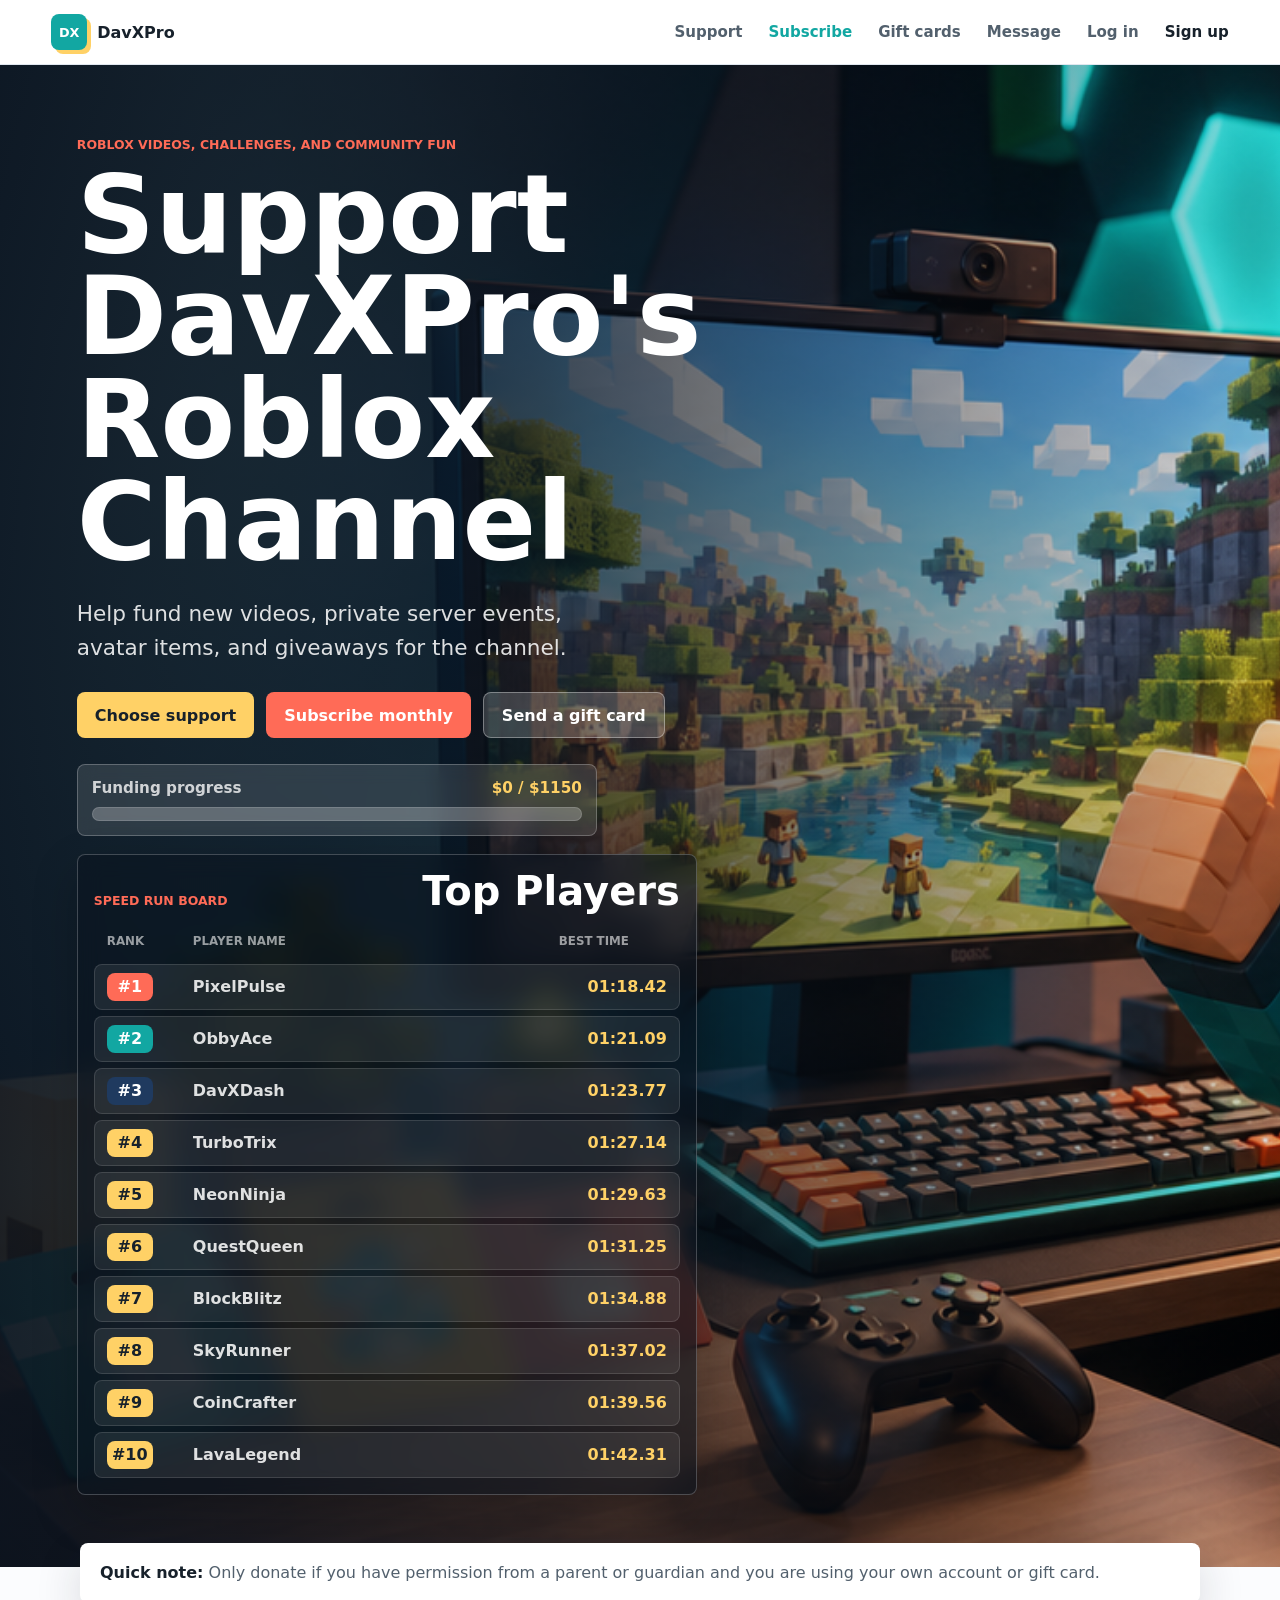
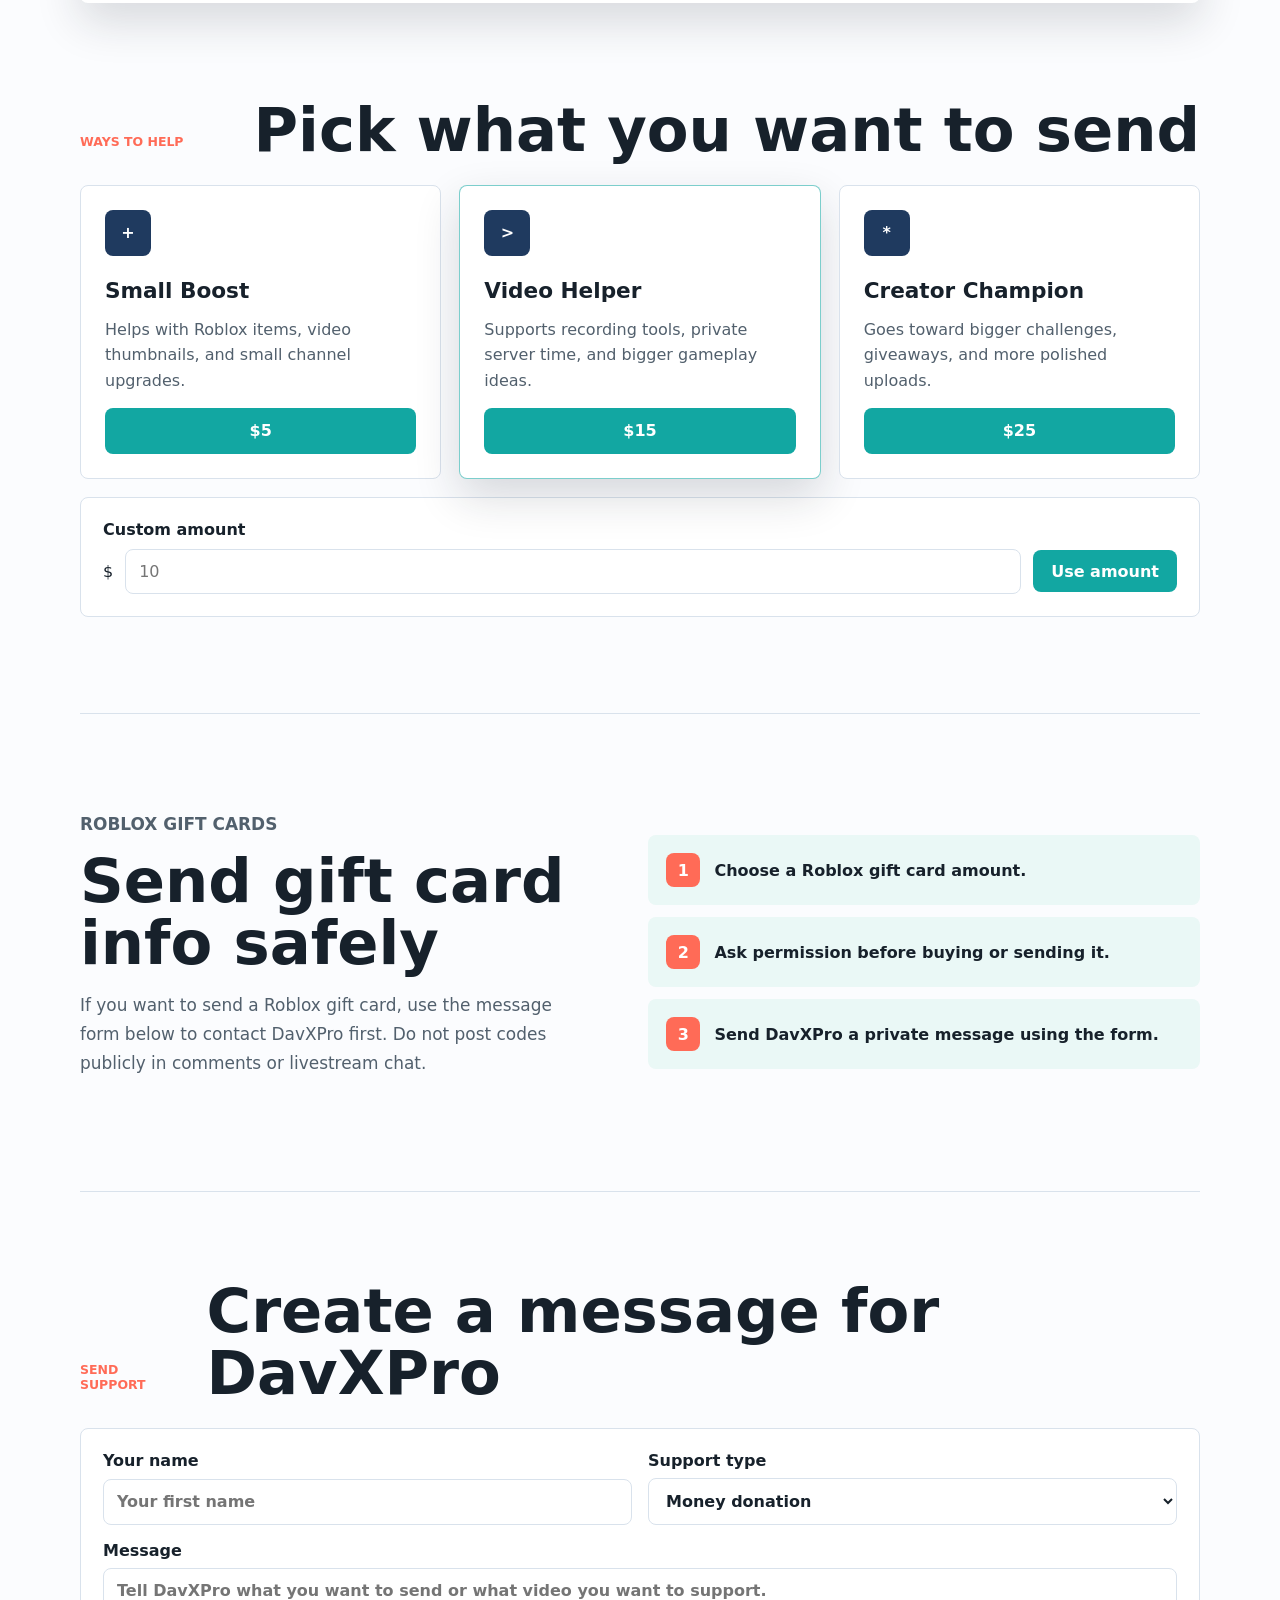
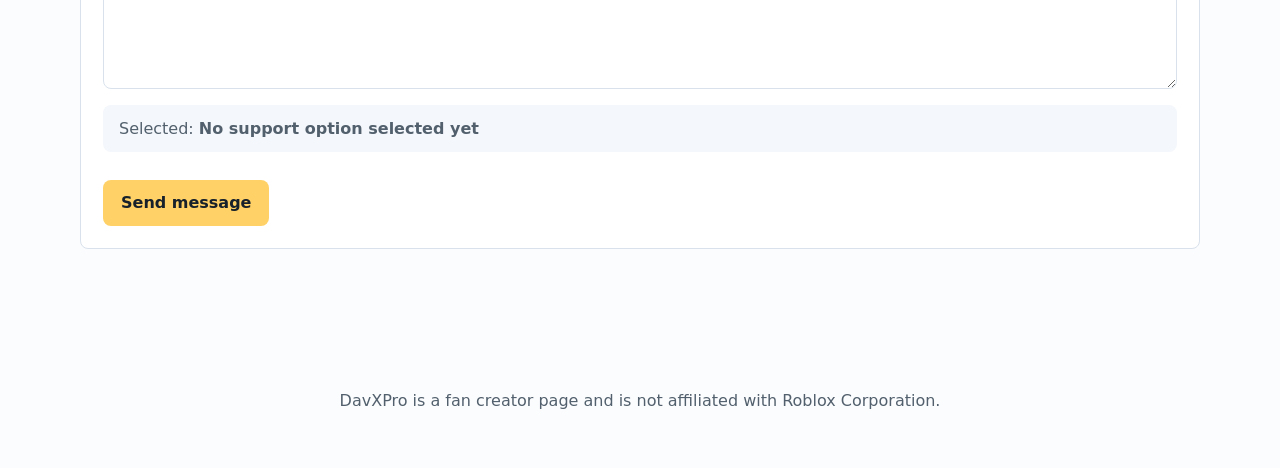
<file: index.html>
<!doctype html>
<html lang="en">
  <head>
    <meta charset="utf-8" />
    <meta name="viewport" content="width=device-width, initial-scale=1" />
    <title>Support DavXPro's Roblox Channel</title>
    <link rel="stylesheet" href="styles.css" />
  </head>
  <body>
    <header class="site-header">
      <a class="brand" href="#top" aria-label="DavXPro Roblox Channel home">
        <span class="brand-mark">DX</span>
        <span>DavXPro</span>
      </a>
      <button class="nav-toggle" type="button" aria-label="Open navigation" aria-expanded="false" aria-controls="mainNav">
        <span></span>
        <span></span>
        <span></span>
      </button>
      <nav id="mainNav" aria-label="Main navigation">
        <a href="#support">Support</a>
        <button class="nav-subscribe" type="button" data-open-subscribe>Subscribe</button>
        <a href="#gift-cards">Gift cards</a>
        <a href="#message">Message</a>
        <a href="login.html">Log in</a>
        <a class="nav-auth" href="signup.html">Sign up</a>
      </nav>
    </header>

    <main id="top">
      <section class="hero" aria-labelledby="hero-title">
        <img class="hero-art" src="assets/hero-gaming-support.png" alt="Colorful gaming setup for DavXPro's creator support page" />
        <div class="hero-overlay"></div>
        <div class="hero-content">
          <p class="eyebrow">Roblox videos, challenges, and community fun</p>
          <h1 id="hero-title">Support DavXPro's Roblox Channel</h1>
          <p class="hero-copy">
            Help fund new videos, private server events, avatar items, and giveaways for the channel.
          </p>
          <div class="hero-actions">
            <a class="button primary" href="#support">Choose support</a>
            <button class="button subscribe-trigger" type="button" data-open-subscribe>Subscribe monthly</button>
            <a class="button secondary" href="#gift-cards">Send a gift card</a>
          </div>
          <div class="funding-progress" aria-label="Donation progress: $0 raised of $1,150 goal">
            <div class="funding-progress-header">
              <span>Funding progress</span>
              <strong>$0 / $1150</strong>
            </div>
            <div class="progress-track" role="progressbar" aria-valuenow="0" aria-valuemin="0" aria-valuemax="1150" aria-label="$0 raised toward $1,150">
              <span class="progress-fill"></span>
            </div>
          </div>

          <section class="leaderboard" aria-labelledby="leaderboard-title">
            <div class="leaderboard-heading">
              <p class="eyebrow">Speed run board</p>
              <h2 id="leaderboard-title">Top Players</h2>
            </div>

            <div class="leaderboard-table" role="table" aria-label="Top 10 players by best time">
              <div class="leaderboard-row leaderboard-header" role="row">
                <span role="columnheader">Rank</span>
                <span role="columnheader">Player Name</span>
                <span role="columnheader">Best Time</span>
              </div>

              <div class="leaderboard-row" role="row">
                <span class="rank" role="cell">#1</span>
                <span class="player-name" role="cell">PixelPulse</span>
                <span class="best-time" role="cell">01:18.42</span>
              </div>
              <div class="leaderboard-row" role="row">
                <span class="rank" role="cell">#2</span>
                <span class="player-name" role="cell">ObbyAce</span>
                <span class="best-time" role="cell">01:21.09</span>
              </div>
              <div class="leaderboard-row" role="row">
                <span class="rank" role="cell">#3</span>
                <span class="player-name" role="cell">DavXDash</span>
                <span class="best-time" role="cell">01:23.77</span>
              </div>
              <div class="leaderboard-row" role="row">
                <span class="rank" role="cell">#4</span>
                <span class="player-name" role="cell">TurboTrix</span>
                <span class="best-time" role="cell">01:27.14</span>
              </div>
              <div class="leaderboard-row" role="row">
                <span class="rank" role="cell">#5</span>
                <span class="player-name" role="cell">NeonNinja</span>
                <span class="best-time" role="cell">01:29.63</span>
              </div>
              <div class="leaderboard-row" role="row">
                <span class="rank" role="cell">#6</span>
                <span class="player-name" role="cell">QuestQueen</span>
                <span class="best-time" role="cell">01:31.25</span>
              </div>
              <div class="leaderboard-row" role="row">
                <span class="rank" role="cell">#7</span>
                <span class="player-name" role="cell">BlockBlitz</span>
                <span class="best-time" role="cell">01:34.88</span>
              </div>
              <div class="leaderboard-row" role="row">
                <span class="rank" role="cell">#8</span>
                <span class="player-name" role="cell">SkyRunner</span>
                <span class="best-time" role="cell">01:37.02</span>
              </div>
              <div class="leaderboard-row" role="row">
                <span class="rank" role="cell">#9</span>
                <span class="player-name" role="cell">CoinCrafter</span>
                <span class="best-time" role="cell">01:39.56</span>
              </div>
              <div class="leaderboard-row" role="row">
                <span class="rank" role="cell">#10</span>
                <span class="player-name" role="cell">LavaLegend</span>
                <span class="best-time" role="cell">01:42.31</span>
              </div>
            </div>
          </section>
        </div>
      </section>

      <section class="notice" aria-label="Donation safety note">
        <strong>Quick note:</strong> Only donate if you have permission from a parent or guardian and you are using your own account or gift card.
      </section>

      <section class="section" id="support" aria-labelledby="support-title">
        <div class="section-heading">
          <p class="eyebrow">Ways to help</p>
          <h2 id="support-title">Pick what you want to send</h2>
        </div>

        <div class="support-grid">
          <article class="support-card" data-support="Small boost" data-amount="$5">
            <div class="card-icon">+</div>
            <h3>Small Boost</h3>
            <p>Helps with Roblox items, video thumbnails, and small channel upgrades.</p>
            <button class="select-support" type="button">$5</button>
          </article>

          <article class="support-card featured" data-support="Video helper" data-amount="$15">
            <div class="card-icon">></div>
            <h3>Video Helper</h3>
            <p>Supports recording tools, private server time, and bigger gameplay ideas.</p>
            <button class="select-support" type="button">$15</button>
          </article>

          <article class="support-card" data-support="Creator champion" data-amount="$25">
            <div class="card-icon">*</div>
            <h3>Creator Champion</h3>
            <p>Goes toward bigger challenges, giveaways, and more polished uploads.</p>
            <button class="select-support" type="button">$25</button>
          </article>
        </div>

        <div class="custom-panel">
          <label for="customAmount">Custom amount</label>
          <div class="custom-row">
            <span>$</span>
            <input id="customAmount" type="number" min="1" max="500" step="1" placeholder="10" />
            <button id="customButton" class="button compact" type="button">Use amount</button>
          </div>
        </div>
      </section>

      <section class="split-section" id="gift-cards" aria-labelledby="gift-card-title">
        <div>
          <p class="eyebrow">Roblox gift cards</p>
          <h2 id="gift-card-title">Send gift card info safely</h2>
          <p>
            If you want to send a Roblox gift card, use the message form below to contact DavXPro first.
            Do not post codes publicly in comments or livestream chat.
          </p>
        </div>
        <div class="steps" aria-label="Gift card steps">
          <div class="step"><span>1</span> Choose a Roblox gift card amount.</div>
          <div class="step"><span>2</span> Ask permission before buying or sending it.</div>
          <div class="step"><span>3</span> Send DavXPro a private message using the form.</div>
        </div>
      </section>

      <section class="section message-section" id="message" aria-labelledby="message-title">
        <div class="section-heading">
          <p class="eyebrow">Send support</p>
          <h2 id="message-title">Create a message for DavXPro</h2>
        </div>

        <form class="message-form" id="supportForm" method="POST">
          <input type="hidden" name="_subject" value="Support for DavXPro" />
          <input type="hidden" name="_captcha" value="false" />
          <input type="hidden" name="_template" value="table" />
          <input type="hidden" id="selectedOptionInput" name="Selected option" value="No support option selected yet" />
          <div class="form-grid">
            <label>
              Your name
              <input id="supporterName" name="supporterName" autocomplete="name" placeholder="Your first name" required />
            </label>
            <label>
              Support type
              <select id="supportType" name="supportType">
                <option>Money donation</option>
                <option>Subscription packet</option>
                <option>Roblox gift card</option>
                <option>Video idea</option>
                <option>Collab or shoutout request</option>
              </select>
            </label>
          </div>

          <label>
            Message
            <textarea id="supportMessage" name="supportMessage" rows="5" placeholder="Tell DavXPro what you want to send or what video you want to support." required></textarea>
          </label>

          <div class="selected-box" id="selectedBox" aria-live="polite">
            Selected: <strong>No support option selected yet</strong>
          </div>

          <div class="form-actions">
            <button class="button primary" type="submit">Send message</button>
            <button class="button secondary" id="copyMessage" type="button">Copy message</button>
          </div>
        </form>
      </section>
    </main>

    <footer>
      <p>DavXPro is a fan creator page and is not affiliated with Roblox Corporation.</p>
    </footer>

    <div class="subscribe-modal" id="subscribeModal" aria-hidden="true">
      <div class="modal-backdrop" data-close-subscribe></div>
      <section class="subscribe-panel" role="dialog" aria-modal="true" aria-labelledby="subscribe-title">
        <button class="modal-close" type="button" aria-label="Close subscribe options" data-close-subscribe>x</button>
        <p class="eyebrow">Subscribe</p>
        <h2 id="subscribe-title">Choose a support plan</h2>
        <p class="subscribe-copy">
          Pick a recurring option. Each plan shows the monthly price and about what it costs per week.
        </p>

        <div class="plan-grid" id="subscriptionPlans" aria-label="Subscription options">
          <button class="plan-card" type="button" data-plan="Plus" data-monthly="$20/month" data-weekly="$5/week">
            <span class="plan-name">Plus</span>
            <span class="plan-price">$20 <small>/ month</small></span>
            <span class="plan-weekly">$5 per week</span>
            <span class="plan-action">See packet</span>
          </button>

          <button class="plan-card premium" type="button" data-plan="Premium" data-monthly="$50/month" data-weekly="$12.50/week">
            <span class="plan-name">Premium</span>
            <span class="plan-price">$50 <small>/ month</small></span>
            <span class="plan-weekly">$12.50 per week</span>
            <span class="plan-action">See packet</span>
          </button>

          <button class="plan-card" type="button" data-plan="Pro" data-monthly="$100/month" data-weekly="$25/week">
            <span class="plan-name">Pro</span>
            <span class="plan-price">$100 <small>/ month</small></span>
            <span class="plan-weekly">$25 per week</span>
            <span class="plan-action">See packet</span>
          </button>

          <button class="plan-card" type="button" data-plan="Champion" data-monthly="$150/month" data-weekly="$37.50/week">
            <span class="plan-name">Champion</span>
            <span class="plan-price">$150 <small>/ month</small></span>
            <span class="plan-weekly">$37.50 per week</span>
            <span class="plan-action">See packet</span>
          </button>

          <button class="plan-card top-plan" type="button" data-plan="Legend" data-monthly="$200/month" data-weekly="$50/week">
            <span class="plan-name">Legend</span>
            <span class="plan-price">$200 <small>/ month</small></span>
            <span class="plan-weekly">$50 per week</span>
            <span class="plan-action">See packet</span>
          </button>
        </div>

        <section class="packet-detail" id="packetDetail" aria-live="polite" hidden>
          <div>
            <p class="packet-kicker">Packet details</p>
            <h3 id="packetTitle">Plus packet</h3>
            <p id="packetPrice" class="packet-price">$20/month or $5/week</p>
          </div>
          <ul id="packetBenefits"></ul>
          <div class="packet-actions">
            <button class="button compact" type="button" id="choosePacket">Choose this packet</button>
            <button class="button ghost" type="button" id="hidePacket">Back to packets</button>
          </div>
        </section>

        <p class="subscribe-note">Ask a parent or guardian before starting any subscription.</p>
      </section>
    </div>

    <script src="script.js"></script>
  </body>
</html>
</file>
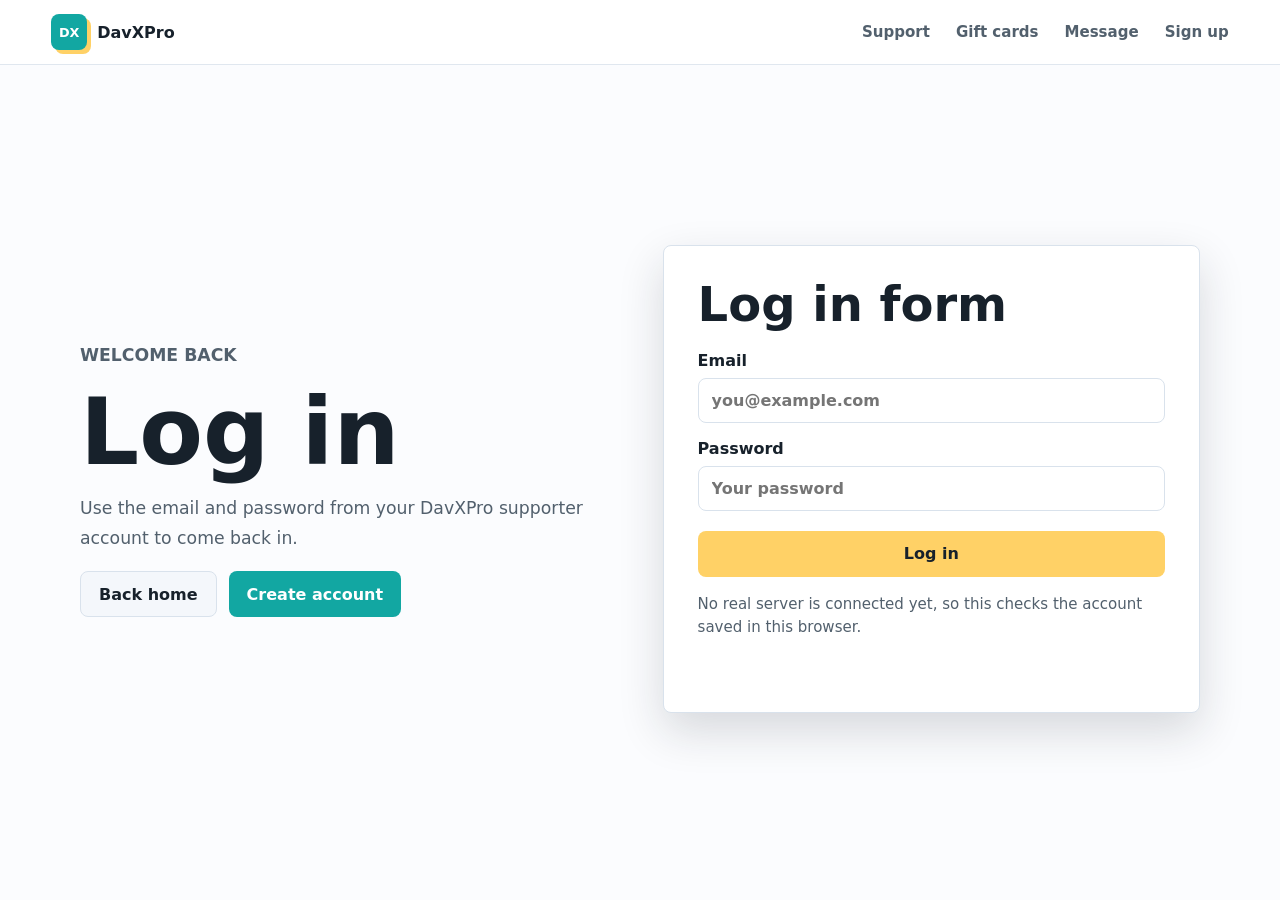
<file: login.html>
<!doctype html>
<html lang="en">
  <head>
    <meta charset="utf-8" />
    <meta name="viewport" content="width=device-width, initial-scale=1" />
    <title>Log In | DavXPro</title>
    <link rel="stylesheet" href="styles.css" />
  </head>
  <body>
    <header class="site-header">
      <a class="brand" href="index.html" aria-label="DavXPro Roblox Channel home">
        <span class="brand-mark">DX</span>
        <span>DavXPro</span>
      </a>
      <button class="nav-toggle" type="button" aria-label="Open navigation" aria-expanded="false" aria-controls="mainNav">
        <span></span>
        <span></span>
        <span></span>
      </button>
      <nav id="mainNav" aria-label="Main navigation">
        <a href="index.html#support">Support</a>
        <a href="index.html#gift-cards">Gift cards</a>
        <a href="index.html#message">Message</a>
        <a href="signup.html">Sign up</a>
      </nav>
    </header>

    <main class="auth-main">
      <section class="auth-intro" aria-labelledby="login-title">
        <p class="eyebrow">Welcome back</p>
        <h1 id="login-title">Log in</h1>
        <p>
          Use the email and password from your DavXPro supporter account to come back in.
        </p>
        <div class="auth-links">
          <a class="button secondary" href="index.html">Back home</a>
          <a class="button compact" href="signup.html">Create account</a>
        </div>
      </section>

      <section class="auth-panel" aria-labelledby="login-form-title">
        <h2 id="login-form-title">Log in form</h2>
        <form class="auth-form" id="loginForm">
          <label>
            Email
            <input name="email" type="email" autocomplete="email" placeholder="you@example.com" required />
          </label>
          <label>
            Password
            <input name="password" type="password" autocomplete="current-password" placeholder="Your password" required />
          </label>
          <button class="button primary" type="submit">Log in</button>
          <p class="form-note">No real server is connected yet, so this checks the account saved in this browser.</p>
          <p class="auth-result" id="authResult" aria-live="polite"></p>
        </form>
      </section>
    </main>

    <script src="script.js"></script>
  </body>
</html>
</file>
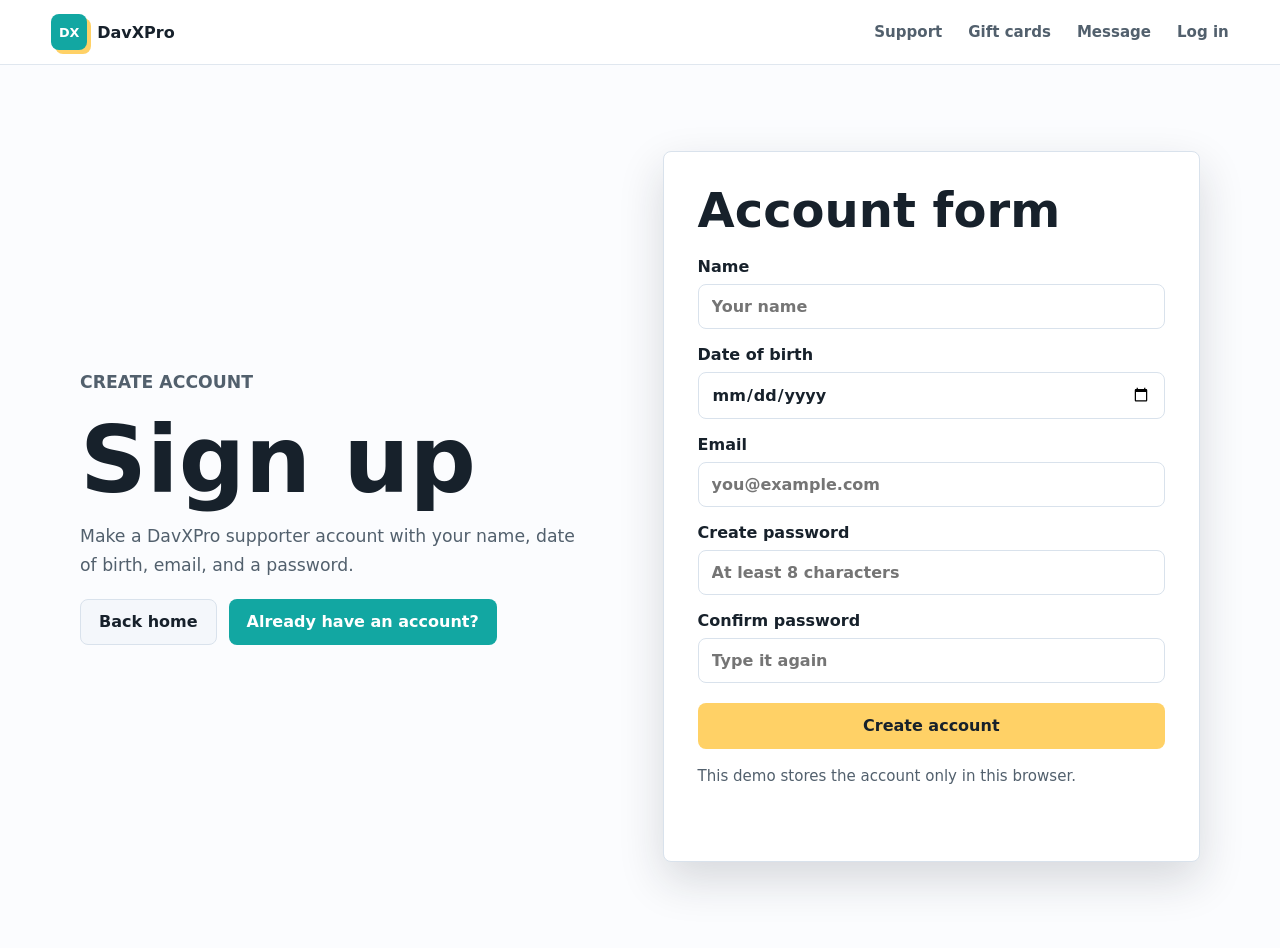
<file: signup.html>
<!doctype html>
<html lang="en">
  <head>
    <meta charset="utf-8" />
    <meta name="viewport" content="width=device-width, initial-scale=1" />
    <title>Sign Up | DavXPro</title>
    <link rel="stylesheet" href="styles.css" />
  </head>
  <body>
    <header class="site-header">
      <a class="brand" href="index.html" aria-label="DavXPro Roblox Channel home">
        <span class="brand-mark">DX</span>
        <span>DavXPro</span>
      </a>
      <button class="nav-toggle" type="button" aria-label="Open navigation" aria-expanded="false" aria-controls="mainNav">
        <span></span>
        <span></span>
        <span></span>
      </button>
      <nav id="mainNav" aria-label="Main navigation">
        <a href="index.html#support">Support</a>
        <a href="index.html#gift-cards">Gift cards</a>
        <a href="index.html#message">Message</a>
        <a href="login.html">Log in</a>
      </nav>
    </header>

    <main class="auth-main">
      <section class="auth-intro" aria-labelledby="signup-title">
        <p class="eyebrow">Create account</p>
        <h1 id="signup-title">Sign up</h1>
        <p>
          Make a DavXPro supporter account with your name, date of birth, email, and a password.
        </p>
        <div class="auth-links">
          <a class="button secondary" href="index.html">Back home</a>
          <a class="button compact" href="login.html">Already have an account?</a>
        </div>
      </section>

      <section class="auth-panel" aria-labelledby="signup-form-title">
        <h2 id="signup-form-title">Account form</h2>
        <form class="auth-form" id="signupForm">
          <label>
            Name
            <input name="name" autocomplete="name" placeholder="Your name" required />
          </label>
          <label>
            Date of birth
            <input name="dateOfBirth" type="date" autocomplete="bday" required />
          </label>
          <label>
            Email
            <input name="email" type="email" autocomplete="email" placeholder="you@example.com" required />
          </label>
          <label>
            Create password
            <input name="password" type="password" autocomplete="new-password" minlength="8" placeholder="At least 8 characters" required />
          </label>
          <label>
            Confirm password
            <input name="confirmPassword" type="password" autocomplete="new-password" minlength="8" placeholder="Type it again" required />
          </label>
          <button class="button primary" type="submit">Create account</button>
          <p class="form-note">This demo stores the account only in this browser.</p>
          <p class="auth-result" id="authResult" aria-live="polite"></p>
        </form>
      </section>
    </main>

    <script src="script.js"></script>
  </body>
</html>
</file>
<file: styles.css>
:root {
  --ink: #17212b;
  --muted: #52606d;
  --line: #d9e2ec;
  --paper: #fbfcfe;
  --white: #ffffff;
  --teal: #12a7a2;
  --coral: #ff6b57;
  --yellow: #ffd166;
  --navy: #1f3a5f;
  --shadow: 0 18px 45px rgba(23, 33, 43, 0.16);
}

* {
  box-sizing: border-box;
}

html {
  scroll-behavior: smooth;
}

body {
  margin: 0;
  font-family: Inter, system-ui, -apple-system, BlinkMacSystemFont, "Segoe UI", sans-serif;
  color: var(--ink);
  background: var(--paper);
}

a {
  color: inherit;
}

.site-header {
  position: sticky;
  top: 0;
  z-index: 20;
  display: flex;
  align-items: center;
  justify-content: space-between;
  gap: 24px;
  padding: 14px clamp(18px, 4vw, 52px);
  background: rgba(255, 255, 255, 0.9);
  border-bottom: 1px solid rgba(217, 226, 236, 0.8);
  backdrop-filter: blur(14px);
}

.brand {
  position: relative;
  z-index: 22;
  display: inline-flex;
  align-items: center;
  gap: 10px;
  font-weight: 800;
  text-decoration: none;
}

.brand-mark {
  display: grid;
  place-items: center;
  width: 36px;
  height: 36px;
  border-radius: 8px;
  color: var(--white);
  background: var(--teal);
  box-shadow: 4px 4px 0 var(--yellow);
  font-size: 0.8rem;
}

nav {
  display: flex;
  align-items: center;
  gap: clamp(12px, 3vw, 26px);
  color: var(--muted);
  font-size: 0.94rem;
  font-weight: 700;
}

.nav-toggle {
  display: none;
  position: relative;
  z-index: 22;
  width: 44px;
  height: 44px;
  border: 1px solid var(--line);
  border-radius: 8px;
  background: var(--white);
  cursor: pointer;
}

.nav-toggle span {
  display: block;
  width: 20px;
  height: 2px;
  margin: 5px auto;
  border-radius: 999px;
  background: var(--ink);
  transition: transform 180ms ease, opacity 180ms ease;
}

.site-header.nav-open .nav-toggle span:nth-child(1) {
  transform: translateY(7px) rotate(45deg);
}

.site-header.nav-open .nav-toggle span:nth-child(2) {
  opacity: 0;
}

.site-header.nav-open .nav-toggle span:nth-child(3) {
  transform: translateY(-7px) rotate(-45deg);
}

.nav-subscribe,
nav a {
  border: 0;
  padding: 0;
  color: inherit;
  background: transparent;
  font: inherit;
  text-decoration: none;
  cursor: pointer;
}

.nav-subscribe {
  color: var(--teal);
}

.nav-auth {
  color: var(--ink);
}

.hero {
  position: relative;
  min-height: min(720px, 86vh);
  display: grid;
  align-items: center;
  overflow: hidden;
}

.hero-art,
.hero-overlay {
  position: absolute;
  inset: 0;
  width: 100%;
  height: 100%;
}

.hero-art {
  object-fit: cover;
}

.hero-overlay {
  background: linear-gradient(90deg, rgba(10, 19, 31, 0.92) 0%, rgba(10, 19, 31, 0.72) 42%, rgba(10, 19, 31, 0.12) 100%);
}

.hero-content {
  position: relative;
  width: min(680px, calc(100% - 36px));
  margin-left: clamp(18px, 6vw, 80px);
  color: var(--white);
  padding-block: 72px;
}

.eyebrow {
  margin: 0 0 12px;
  color: var(--coral);
  font-size: 0.78rem;
  font-weight: 800;
  letter-spacing: 0;
  text-transform: uppercase;
}

.hero h1 {
  margin: 0;
  max-width: 12ch;
  font-size: clamp(3rem, 9vw, 6.8rem);
  line-height: 0.94;
  letter-spacing: 0;
}

.hero-copy {
  max-width: 560px;
  margin: 24px 0 0;
  color: rgba(255, 255, 255, 0.86);
  font-size: clamp(1.05rem, 2.2vw, 1.35rem);
  line-height: 1.55;
}

.hero-actions,
.form-actions {
  display: flex;
  flex-wrap: wrap;
  gap: 12px;
  margin-top: 28px;
}

.funding-progress {
  width: min(520px, 100%);
  margin-top: 26px;
  padding: 14px;
  border: 1px solid rgba(255, 255, 255, 0.24);
  border-radius: 8px;
  background: rgba(255, 255, 255, 0.12);
  backdrop-filter: blur(10px);
}

.funding-progress-header {
  display: flex;
  align-items: center;
  justify-content: space-between;
  gap: 14px;
  margin-bottom: 10px;
  font-size: 0.95rem;
  font-weight: 800;
}

.funding-progress-header span {
  color: rgba(255, 255, 255, 0.78);
}

.funding-progress-header strong {
  color: var(--yellow);
  white-space: nowrap;
}

.progress-track {
  height: 14px;
  overflow: hidden;
  border-radius: 999px;
  background: rgba(255, 255, 255, 0.24);
  box-shadow: inset 0 0 0 1px rgba(255, 255, 255, 0.14);
}

.progress-fill {
  display: block;
  width: 0%;
  height: 100%;
  border-radius: inherit;
  background: linear-gradient(90deg, var(--yellow), var(--coral));
}

.leaderboard {
  width: min(620px, 100%);
  margin-top: 18px;
  padding: 16px;
  border: 1px solid rgba(255, 255, 255, 0.22);
  border-radius: 8px;
  background: rgba(10, 19, 31, 0.54);
  box-shadow: 0 18px 45px rgba(0, 0, 0, 0.22);
  backdrop-filter: blur(12px);
}

.leaderboard-heading {
  display: flex;
  align-items: end;
  justify-content: space-between;
  gap: 16px;
  margin-bottom: 12px;
}

.leaderboard-heading .eyebrow {
  margin-bottom: 4px;
}

.leaderboard h2 {
  color: var(--white);
  font-size: clamp(1.7rem, 4vw, 2.5rem);
}

.leaderboard-table {
  display: grid;
  gap: 6px;
}

.leaderboard-row {
  display: grid;
  grid-template-columns: 74px minmax(0, 1fr) 108px;
  align-items: center;
  gap: 12px;
  min-height: 44px;
  padding: 8px 12px;
  border: 1px solid rgba(255, 255, 255, 0.12);
  border-radius: 8px;
  color: rgba(255, 255, 255, 0.86);
  background: rgba(255, 255, 255, 0.08);
  transition: transform 160ms ease, border-color 160ms ease, background 160ms ease, box-shadow 160ms ease;
}

.leaderboard-row:not(.leaderboard-header):hover {
  transform: translateX(6px);
  border-color: rgba(255, 209, 102, 0.72);
  background: rgba(18, 167, 162, 0.24);
  box-shadow: 0 12px 28px rgba(0, 0, 0, 0.2);
}

.leaderboard-header {
  min-height: 34px;
  color: rgba(255, 255, 255, 0.58);
  background: transparent;
  border-color: transparent;
  font-size: 0.74rem;
  font-weight: 900;
  text-transform: uppercase;
}

.rank {
  display: inline-flex;
  align-items: center;
  justify-content: center;
  width: 46px;
  min-height: 28px;
  border-radius: 8px;
  color: var(--ink);
  background: var(--yellow);
  font-weight: 900;
}

.leaderboard-row:nth-child(2) .rank {
  background: var(--coral);
  color: var(--white);
}

.leaderboard-row:nth-child(3) .rank {
  background: var(--teal);
  color: var(--white);
}

.leaderboard-row:nth-child(4) .rank {
  background: var(--navy);
  color: var(--white);
}

.player-name {
  overflow: hidden;
  font-weight: 900;
  text-overflow: ellipsis;
  white-space: nowrap;
}

.best-time {
  justify-self: end;
  color: var(--yellow);
  font-weight: 900;
  white-space: nowrap;
}

.button,
.select-support {
  min-height: 46px;
  border: 0;
  border-radius: 8px;
  padding: 0 18px;
  display: inline-flex;
  align-items: center;
  justify-content: center;
  color: var(--ink);
  background: var(--yellow);
  font: inherit;
  font-weight: 800;
  text-decoration: none;
  cursor: pointer;
}

.button.secondary {
  color: var(--white);
  background: rgba(255, 255, 255, 0.18);
  border: 1px solid rgba(255, 255, 255, 0.34);
}

.button.subscribe-trigger {
  color: var(--white);
  background: var(--coral);
}

.button.compact {
  min-height: 42px;
  background: var(--teal);
  color: var(--white);
}

.button.ghost {
  color: var(--ink);
  background: #f4f7fb;
}

.notice {
  margin: -24px auto 0;
  position: relative;
  z-index: 4;
  width: min(1120px, calc(100% - 36px));
  padding: 18px 20px;
  border-radius: 8px;
  background: var(--white);
  box-shadow: var(--shadow);
  color: var(--muted);
  line-height: 1.5;
}

.notice strong {
  color: var(--ink);
}

.section,
.split-section {
  width: min(1120px, calc(100% - 36px));
  margin: 0 auto;
  padding: clamp(58px, 8vw, 96px) 0;
}

.section-heading {
  display: flex;
  align-items: end;
  justify-content: space-between;
  gap: 24px;
  margin-bottom: 24px;
}

h2 {
  margin: 0;
  font-size: clamp(2rem, 5vw, 3.8rem);
  line-height: 1.02;
}

.support-grid {
  display: grid;
  grid-template-columns: repeat(3, minmax(0, 1fr));
  gap: 18px;
}

.support-card {
  min-height: 280px;
  display: flex;
  flex-direction: column;
  align-items: flex-start;
  gap: 14px;
  padding: 24px;
  border: 1px solid var(--line);
  border-radius: 8px;
  background: var(--white);
}

.support-card.featured {
  border-color: rgba(18, 167, 162, 0.55);
  box-shadow: var(--shadow);
}

.support-card.selected {
  outline: 4px solid rgba(255, 209, 102, 0.65);
}

.card-icon {
  display: grid;
  place-items: center;
  width: 46px;
  height: 46px;
  border-radius: 8px;
  color: var(--white);
  background: var(--navy);
  font-weight: 900;
}

.support-card h3 {
  margin: 8px 0 0;
  font-size: 1.35rem;
}

.support-card p {
  flex: 1;
  margin: 0;
  color: var(--muted);
  line-height: 1.6;
}

.select-support {
  width: 100%;
  background: var(--teal);
  color: var(--white);
}

.custom-panel,
.message-form {
  margin-top: 18px;
  padding: 22px;
  border: 1px solid var(--line);
  border-radius: 8px;
  background: var(--white);
}

.custom-panel label,
.message-form label {
  display: grid;
  gap: 8px;
  color: var(--ink);
  font-weight: 800;
}

.custom-row {
  display: grid;
  grid-template-columns: auto minmax(0, 1fr) auto;
  align-items: center;
  gap: 12px;
  margin-top: 10px;
}

input,
select,
textarea {
  width: 100%;
  border: 1px solid var(--line);
  border-radius: 8px;
  padding: 12px 13px;
  color: var(--ink);
  background: var(--white);
  font: inherit;
}

textarea {
  resize: vertical;
}

.split-section {
  display: grid;
  grid-template-columns: minmax(0, 0.9fr) minmax(320px, 1fr);
  align-items: center;
  gap: clamp(28px, 6vw, 72px);
  border-top: 1px solid var(--line);
  border-bottom: 1px solid var(--line);
}

.split-section p {
  color: var(--muted);
  font-size: 1.06rem;
  line-height: 1.7;
}

.steps {
  display: grid;
  gap: 12px;
}

.step {
  display: flex;
  align-items: center;
  gap: 14px;
  padding: 18px;
  border-radius: 8px;
  color: var(--ink);
  background: #eaf8f6;
  font-weight: 800;
}

.step span {
  display: grid;
  place-items: center;
  flex: 0 0 34px;
  height: 34px;
  border-radius: 8px;
  color: var(--white);
  background: var(--coral);
}

.message-section {
  padding-top: clamp(58px, 8vw, 88px);
}

.auth-main {
  min-height: calc(100vh - 72px);
  display: grid;
  grid-template-columns: minmax(0, 0.95fr) minmax(360px, 1fr);
  gap: clamp(28px, 6vw, 72px);
  align-items: center;
  width: min(1120px, calc(100% - 36px));
  margin: 0 auto;
  padding: clamp(48px, 7vw, 86px) 0;
}

.auth-intro {
  display: grid;
  gap: 18px;
}

.auth-intro h1 {
  margin: 0;
  max-width: 10ch;
  font-size: clamp(3rem, 8vw, 5.8rem);
  line-height: 0.95;
}

.auth-intro p {
  max-width: 560px;
  margin: 0;
  color: var(--muted);
  font-size: 1.08rem;
  line-height: 1.7;
}

.auth-links {
  display: flex;
  flex-wrap: wrap;
  gap: 12px;
}

.auth-links .button.secondary {
  color: var(--ink);
  background: #f4f7fb;
  border-color: var(--line);
}

.auth-panel {
  padding: clamp(22px, 4vw, 34px);
  border: 1px solid var(--line);
  border-radius: 8px;
  background: var(--white);
  box-shadow: var(--shadow);
}

.auth-panel h2 {
  font-size: clamp(2rem, 4vw, 3rem);
}

.auth-form {
  display: grid;
  gap: 16px;
  margin-top: 22px;
}

.auth-form label {
  display: grid;
  gap: 8px;
  color: var(--ink);
  font-weight: 800;
}

.auth-form .button {
  width: 100%;
  margin-top: 4px;
}

.form-note,
.auth-result {
  margin: 0;
  color: var(--muted);
  font-size: 0.94rem;
  line-height: 1.55;
}

.auth-result {
  min-height: 1.5em;
  font-weight: 800;
}

.auth-result.success {
  color: #0f766e;
}

.auth-result.error {
  color: #c2410c;
}

.form-grid {
  display: grid;
  grid-template-columns: repeat(2, minmax(0, 1fr));
  gap: 16px;
  margin-bottom: 16px;
}

.selected-box {
  margin-top: 16px;
  padding: 14px 16px;
  border-radius: 8px;
  color: var(--muted);
  background: #f4f7fb;
}

footer {
  padding: 30px 18px 42px;
  color: var(--muted);
  text-align: center;
}

.subscribe-modal {
  position: fixed;
  inset: 0;
  z-index: 50;
  display: none;
  place-items: center;
  padding: 18px;
}

.subscribe-modal.open {
  display: grid;
}

.modal-backdrop {
  position: absolute;
  inset: 0;
  background: rgba(10, 19, 31, 0.66);
  backdrop-filter: blur(8px);
}

.subscribe-panel {
  position: relative;
  z-index: 1;
  width: min(880px, 100%);
  max-height: min(760px, calc(100vh - 36px));
  overflow: auto;
  padding: clamp(24px, 4vw, 36px);
  border-radius: 8px;
  background: var(--white);
  box-shadow: var(--shadow);
}

.modal-close {
  position: absolute;
  top: 14px;
  right: 14px;
  display: grid;
  place-items: center;
  width: 40px;
  height: 40px;
  border: 0;
  border-radius: 8px;
  color: var(--ink);
  background: #f4f7fb;
  font-size: 1.8rem;
  line-height: 1;
  cursor: pointer;
}

.subscribe-copy,
.subscribe-note {
  color: var(--muted);
  line-height: 1.6;
}

.subscribe-copy {
  max-width: 620px;
  margin: 14px 0 22px;
}

.subscribe-note {
  margin: 18px 0 0;
  font-weight: 800;
}

.plan-grid {
  display: grid;
  grid-template-columns: repeat(5, minmax(0, 1fr));
  gap: 12px;
}

.plan-card {
  display: grid;
  gap: 10px;
  min-height: 205px;
  padding: 18px;
  border: 1px solid var(--line);
  border-radius: 8px;
  color: var(--ink);
  background: #f7fbff;
  font: inherit;
  text-align: left;
  cursor: pointer;
}

.plan-card:hover,
.plan-card:focus-visible,
.plan-card.selected {
  border-color: var(--teal);
  outline: 3px solid rgba(18, 167, 162, 0.2);
}

.plan-card.premium {
  background: #eaf8f6;
  box-shadow: var(--shadow);
}

.plan-card.top-plan {
  color: var(--white);
  background: var(--navy);
  border-color: var(--navy);
}

.plan-name {
  color: var(--coral);
  font-size: 0.8rem;
  font-weight: 900;
  text-transform: uppercase;
}

.top-plan .plan-name {
  color: var(--yellow);
}

.plan-price {
  font-size: clamp(1.9rem, 4vw, 2.6rem);
  font-weight: 900;
  line-height: 1;
}

.plan-price small {
  display: block;
  margin-top: 6px;
  font-size: 0.88rem;
  font-weight: 800;
}

.plan-weekly {
  color: var(--muted);
  font-weight: 800;
}

.top-plan .plan-weekly {
  color: rgba(255, 255, 255, 0.78);
}

.plan-action {
  align-self: end;
  padding-top: 8px;
  color: var(--teal);
  font-size: 0.9rem;
  font-weight: 900;
}

.top-plan .plan-action {
  color: var(--yellow);
}

.packet-detail {
  margin-top: 18px;
  padding: 22px;
  border: 2px solid rgba(18, 167, 162, 0.35);
  border-radius: 8px;
  background: #f7fbff;
}

.packet-detail[hidden] {
  display: none;
}

.packet-kicker {
  margin: 0 0 6px;
  color: var(--coral);
  font-size: 0.78rem;
  font-weight: 900;
  text-transform: uppercase;
}

.packet-detail h3 {
  margin: 0;
  font-size: clamp(1.6rem, 4vw, 2.4rem);
  line-height: 1.05;
}

.packet-price {
  margin: 8px 0 0;
  color: var(--muted);
  font-weight: 900;
}

.packet-detail ul {
  display: grid;
  gap: 10px;
  margin: 18px 0 0;
  padding: 0;
  list-style: none;
}

.packet-detail li {
  position: relative;
  padding-left: 28px;
  color: var(--ink);
  font-weight: 750;
  line-height: 1.45;
}

.packet-detail li::before {
  content: "+";
  position: absolute;
  left: 0;
  top: 0;
  display: grid;
  place-items: center;
  width: 20px;
  height: 20px;
  border-radius: 6px;
  color: var(--white);
  background: var(--teal);
  font-weight: 900;
}

.packet-actions {
  display: flex;
  flex-wrap: wrap;
  gap: 10px;
  margin-top: 20px;
}

@media (max-width: 820px) {
  .site-header {
    align-items: center;
    flex-direction: row;
    gap: 14px;
  }

  .nav-toggle {
    display: block;
    margin-left: auto;
  }

  nav {
    position: fixed;
    top: 65px;
    right: 14px;
    width: min(320px, calc(100vw - 28px));
    max-height: calc(100vh - 86px);
    overflow: auto;
    display: grid;
    gap: 6px;
    padding: 14px;
    border: 1px solid rgba(217, 226, 236, 0.9);
    border-radius: 8px;
    background: rgba(255, 255, 255, 0.98);
    box-shadow: var(--shadow);
    opacity: 0;
    pointer-events: none;
    transform: translateY(-8px) scale(0.98);
    transform-origin: top right;
    transition: opacity 180ms ease, transform 180ms ease;
  }

  .site-header.nav-open nav {
    opacity: 1;
    pointer-events: auto;
    transform: translateY(0) scale(1);
  }

  nav a,
  .nav-subscribe {
    width: 100%;
    min-height: 44px;
    display: flex;
    align-items: center;
    border-radius: 8px;
    padding: 0 12px;
  }

  nav a:hover,
  .nav-subscribe:hover,
  nav a:focus-visible,
  .nav-subscribe:focus-visible {
    outline: none;
    background: #f4f7fb;
  }

  .hero {
    min-height: 760px;
  }

  .hero-overlay {
    background: linear-gradient(180deg, rgba(10, 19, 31, 0.9) 0%, rgba(10, 19, 31, 0.78) 58%, rgba(10, 19, 31, 0.25) 100%);
  }

  .hero-content {
    align-self: start;
    margin: 0 auto;
    padding-top: 56px;
  }

  .leaderboard {
    width: 100%;
  }

  .support-grid,
  .split-section,
  .form-grid,
  .plan-grid,
  .auth-main {
    grid-template-columns: 1fr;
  }

  .section-heading {
    display: block;
  }

  .auth-intro h1 {
    max-width: 12ch;
  }
}

@media (max-width: 520px) {
  .leaderboard {
    padding: 12px;
  }

  .leaderboard-heading {
    display: block;
  }

  .leaderboard-row {
    grid-template-columns: 52px minmax(0, 1fr) auto;
    gap: 8px;
    padding: 8px;
    font-size: 0.9rem;
  }

  .leaderboard-header {
    font-size: 0.68rem;
  }

  .rank {
    width: 42px;
  }

  .custom-row {
    grid-template-columns: auto minmax(0, 1fr);
  }

  .custom-row .button {
    grid-column: 1 / -1;
  }

  .button,
  .select-support {
    width: 100%;
  }

  .subscribe-panel {
    padding-top: 56px;
  }
}
</file>
